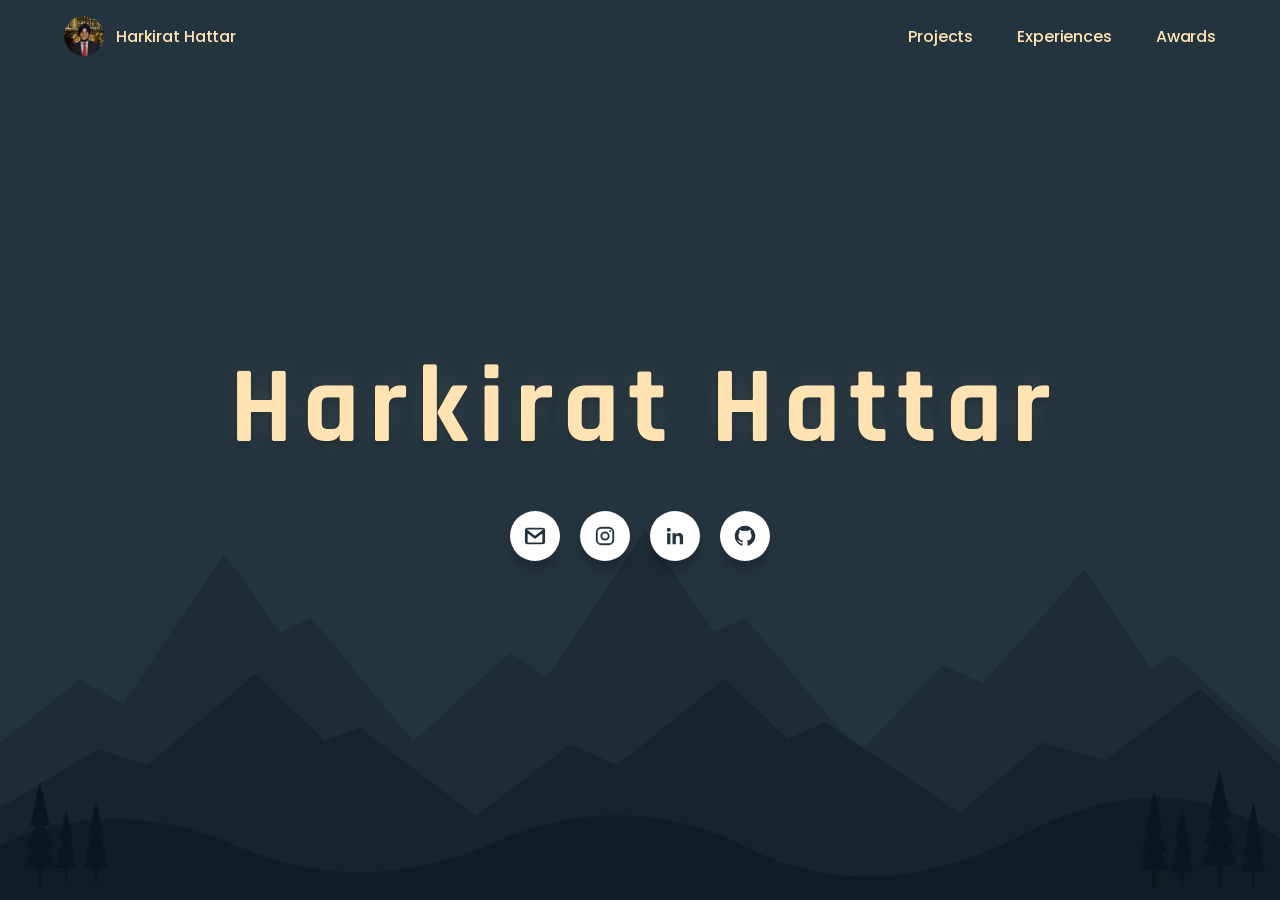
<file: index.html>
﻿<!DOCTYPE html>
<html lang="en">
<head>
  <meta charset="UTF-8">
  <meta name="viewport" content="width=device-width, initial-scale=1">
  <meta name="description" content="Harkirat Hattar - a seaside homepage beneath the rain.">
  <title>Harkirat Hattar | Home</title>
  <link href="https://fonts.googleapis.com/css2?family=Poppins:wght@400;500;600&family=Rajdhani:wght@400;600;700&display=swap" rel="stylesheet">
  <link rel="stylesheet" href="./style.css">
  <script src="./script.js" defer></script>
</head>
<body class="back-row-toggle" id="home">
  <div class="rain front-row" aria-hidden="true"></div>
  <div class="rain back-row" aria-hidden="true"></div>
  <svg class="landscape" viewBox="0 0 1440 360" preserveAspectRatio="none" aria-hidden="true" focusable="false">
    <defs><symbol id="pine" viewBox="0 0 40 100"><path d="M18 100V82H2L11 65H4L15 44H9L20 4L31 44H25L36 65H29L38 82H22V100Z" /></symbol></defs>
    <path class="mountains-distant" d="M0 220L90 164L138 186L252 52L315 122L350 109L465 219L574 140L615 162L726 32L803 121L839 110L967 229L1061 151L1106 167L1220 66L1295 155L1321 142L1440 227V360H0Z" />
    <path class="mountains-near" d="M0 278L110 226L166 240L287 159L365 218L405 207L535 285L641 222L695 240L815 163L886 217L928 202L1080 283L1172 220L1243 236L1350 172L1440 240V360H0Z" />
    <path class="foothills" d="M0 311Q125 264 267 312T556 309T843 314T1150 302T1440 306V360H0Z" />
    <g class="trees">
      <use href="#pine" x="25" y="245" width="40" height="110" /><use href="#pine" x="61" y="272" width="27" height="76" /><use href="#pine" x="93" y="263" width="30" height="88" />
      <use href="#pine" x="1280" y="252" width="36" height="104" /><use href="#pine" x="1315" y="268" width="30" height="87" /><use href="#pine" x="1350" y="230" width="44" height="128" /><use href="#pine" x="1394" y="263" width="32" height="93" />
    </g>
  </svg>

  <header>
    <div class="nav-brand">
      <a class="nav-portrait" href="./index.html" aria-label="Home">
        <img class="logo" src="./harkirat-hattar.jpg" alt="Harkirat Hattar" width="40" height="40">
      </a>
      <a class="nav-name" href="./index.html">Harkirat Hattar</a>
    </div>
    <button class="icons" type="button" aria-label="Open navigation" aria-controls="main-navigation" aria-expanded="false"><span id="menu-icon" aria-hidden="true">&#9776;</span><span id="close-icon" aria-hidden="true">&#215;</span></button>
    <nav class="navbar" id="main-navigation" aria-label="Main navigation">
      <a href="./about.html#projects" class="nav-item" style="--i: 0">Projects</a>
      <a href="./about.html#experiences" class="nav-item" style="--i: 1">Experiences</a>
      <a href="./about.html#awards" class="nav-item" style="--i: 2">Awards</a>
    </nav>
  </header>

  <main class="content">
    <!-- Title typography adapted from Justin Linwood Ross's AUTUMN title card. -->
    <h1 data-text="Harkirat Hattar">Harkirat Hattar</h1>
    <ul class="socials" aria-label="Social links">
      <li>
        <a class="social-icon gmail" href="mailto:hhattar@ucsd.edu" aria-label="Email hhattar@ucsd.edu">
          <span class="tooltip" aria-hidden="true">Gmail</span>
          <svg viewBox="0 0 24 24" fill="none" stroke="currentColor" stroke-width="2" stroke-linecap="round" stroke-linejoin="round" aria-hidden="true" focusable="false"><rect x="2" y="4" width="20" height="16" rx="2"/><path d="m3 6 9 7 9-7M3 19V7l9 7 9-7v12"/></svg>
        </a>
      </li>
      <li>
        <a class="social-icon instagram" href="https://www.instagram.com/harkirathattar/" target="_blank" rel="noopener noreferrer" aria-label="Instagram (opens in a new tab)">
          <span class="tooltip" aria-hidden="true">Instagram</span>
          <svg viewBox="0 0 24 24" fill="none" stroke="currentColor" stroke-width="2" aria-hidden="true" focusable="false"><rect x="3" y="3" width="18" height="18" rx="5"/><circle cx="12" cy="12" r="4"/><circle cx="17.5" cy="6.5" r="1" fill="currentColor" stroke="none"/></svg>
        </a>
      </li>
      <li>
        <a class="social-icon linkedin" href="https://www.linkedin.com/in/harkirath135/" target="_blank" rel="noopener noreferrer" aria-label="LinkedIn (opens in a new tab)">
          <span class="tooltip" aria-hidden="true">LinkedIn</span>
          <svg viewBox="0 0 24 24" fill="currentColor" aria-hidden="true" focusable="false"><path d="M5.2 3a2.2 2.2 0 1 0 0 4.4 2.2 2.2 0 0 0 0-4.4ZM3.4 9h3.6v12H3.4V9Zm5.9 0h3.5v1.6h.1c.5-.9 1.7-1.9 3.5-1.9 3.7 0 4.4 2.4 4.4 5.5V21h-3.6v-6c0-1.4 0-3.2-2-3.2s-2.3 1.5-2.3 3.1V21H9.3V9Z"/></svg>
        </a>
      </li>
      <li>
        <a class="social-icon github" href="https://github.com/Harkirat47" target="_blank" rel="noopener noreferrer" aria-label="GitHub (opens in a new tab)">
          <span class="tooltip" aria-hidden="true">GitHub</span>
          <svg viewBox="0 0 24 24" fill="currentColor" aria-hidden="true" focusable="false"><path d="M12 .8a11.2 11.2 0 0 0-3.54 21.83c.56.1.77-.24.77-.54v-2.08c-3.13.68-3.79-1.33-3.79-1.33-.51-1.3-1.25-1.65-1.25-1.65-1.02-.7.08-.69.08-.69 1.13.08 1.73 1.16 1.73 1.16 1 1.72 2.63 1.22 3.27.93.1-.72.39-1.22.71-1.5-2.5-.28-5.13-1.25-5.13-5.57 0-1.23.44-2.23 1.16-3.01-.12-.28-.5-1.43.11-2.97 0 0 .95-.3 3.08 1.15a10.7 10.7 0 0 1 5.6 0c2.14-1.45 3.08-1.15 3.08-1.15.61 1.54.23 2.69.11 2.97.72.78 1.16 1.78 1.16 3.01 0 4.33-2.63 5.28-5.14 5.56.4.35.76 1.03.76 2.08v3.09c0 .3.2.65.78.54A11.2 11.2 0 0 0 12 .8Z"/></svg>
        </a>
      </li>
    </ul>
  </main>

</body>
</html>
</file>
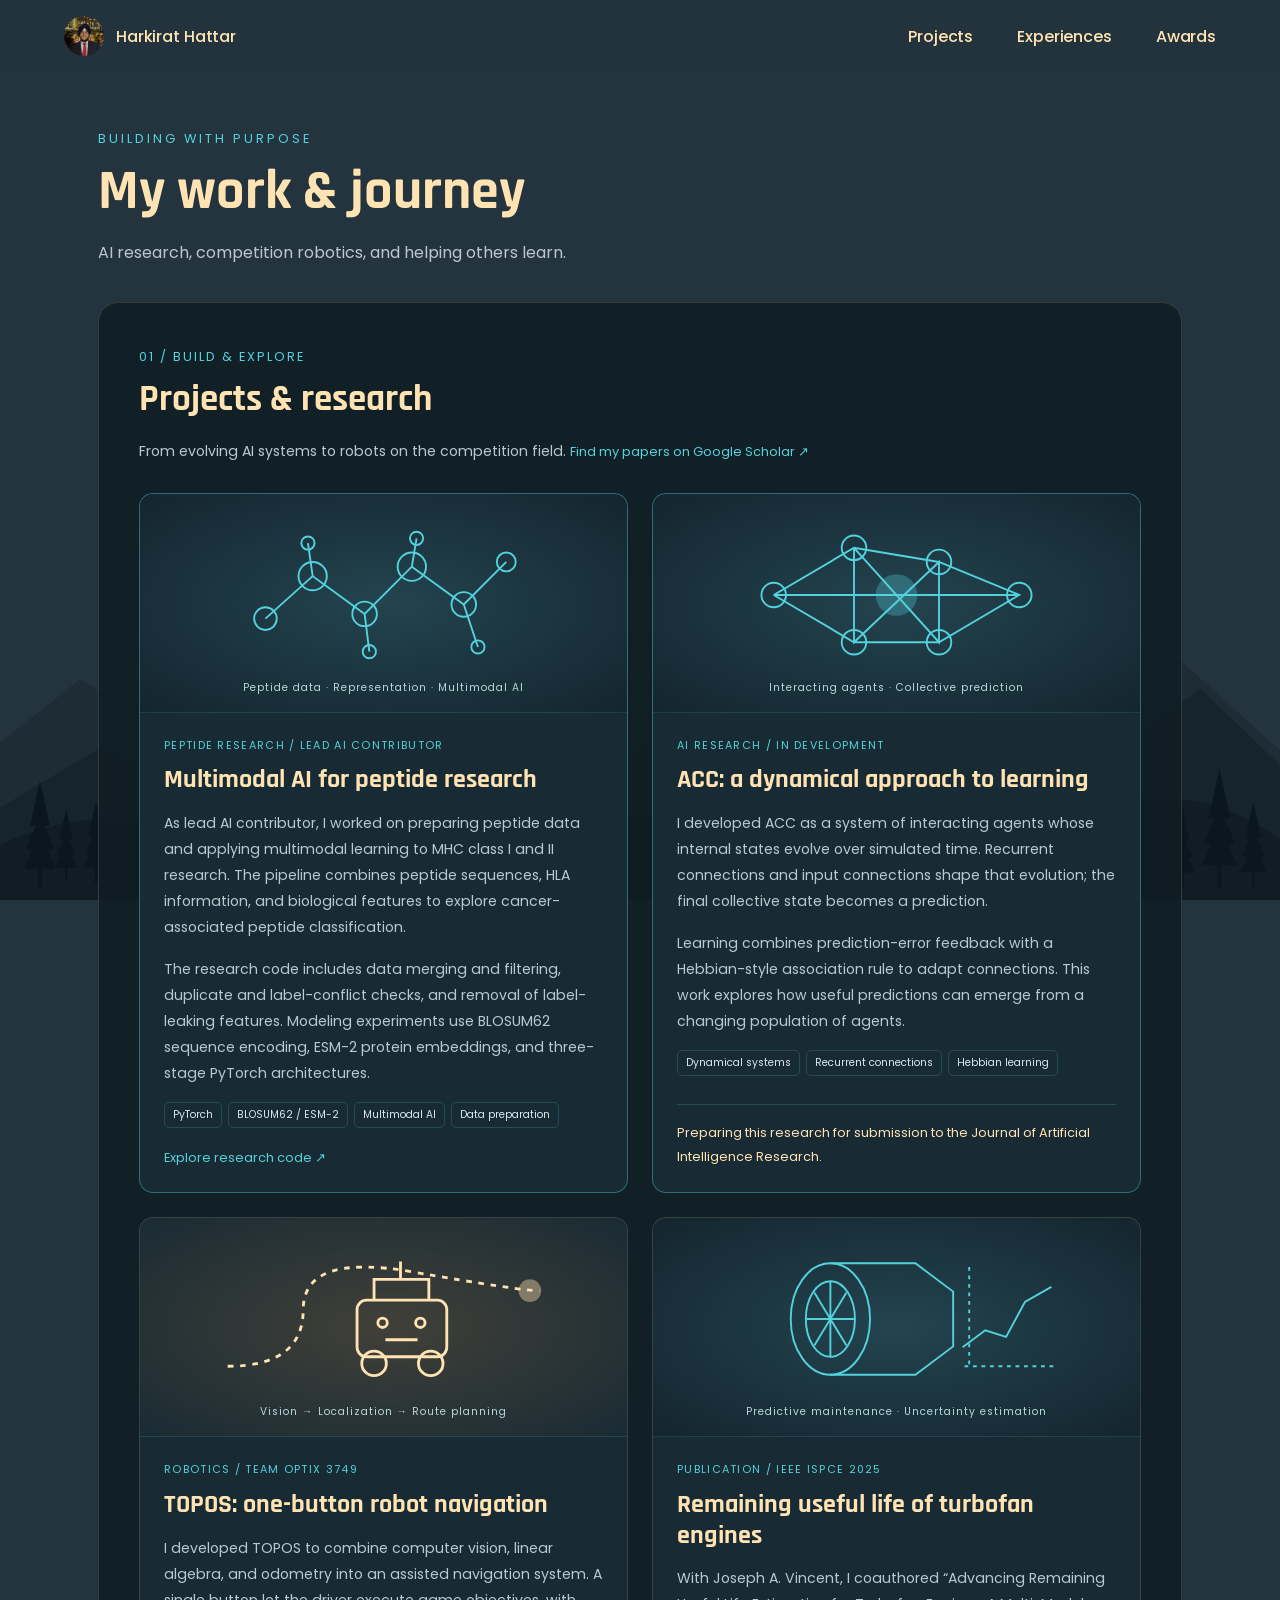
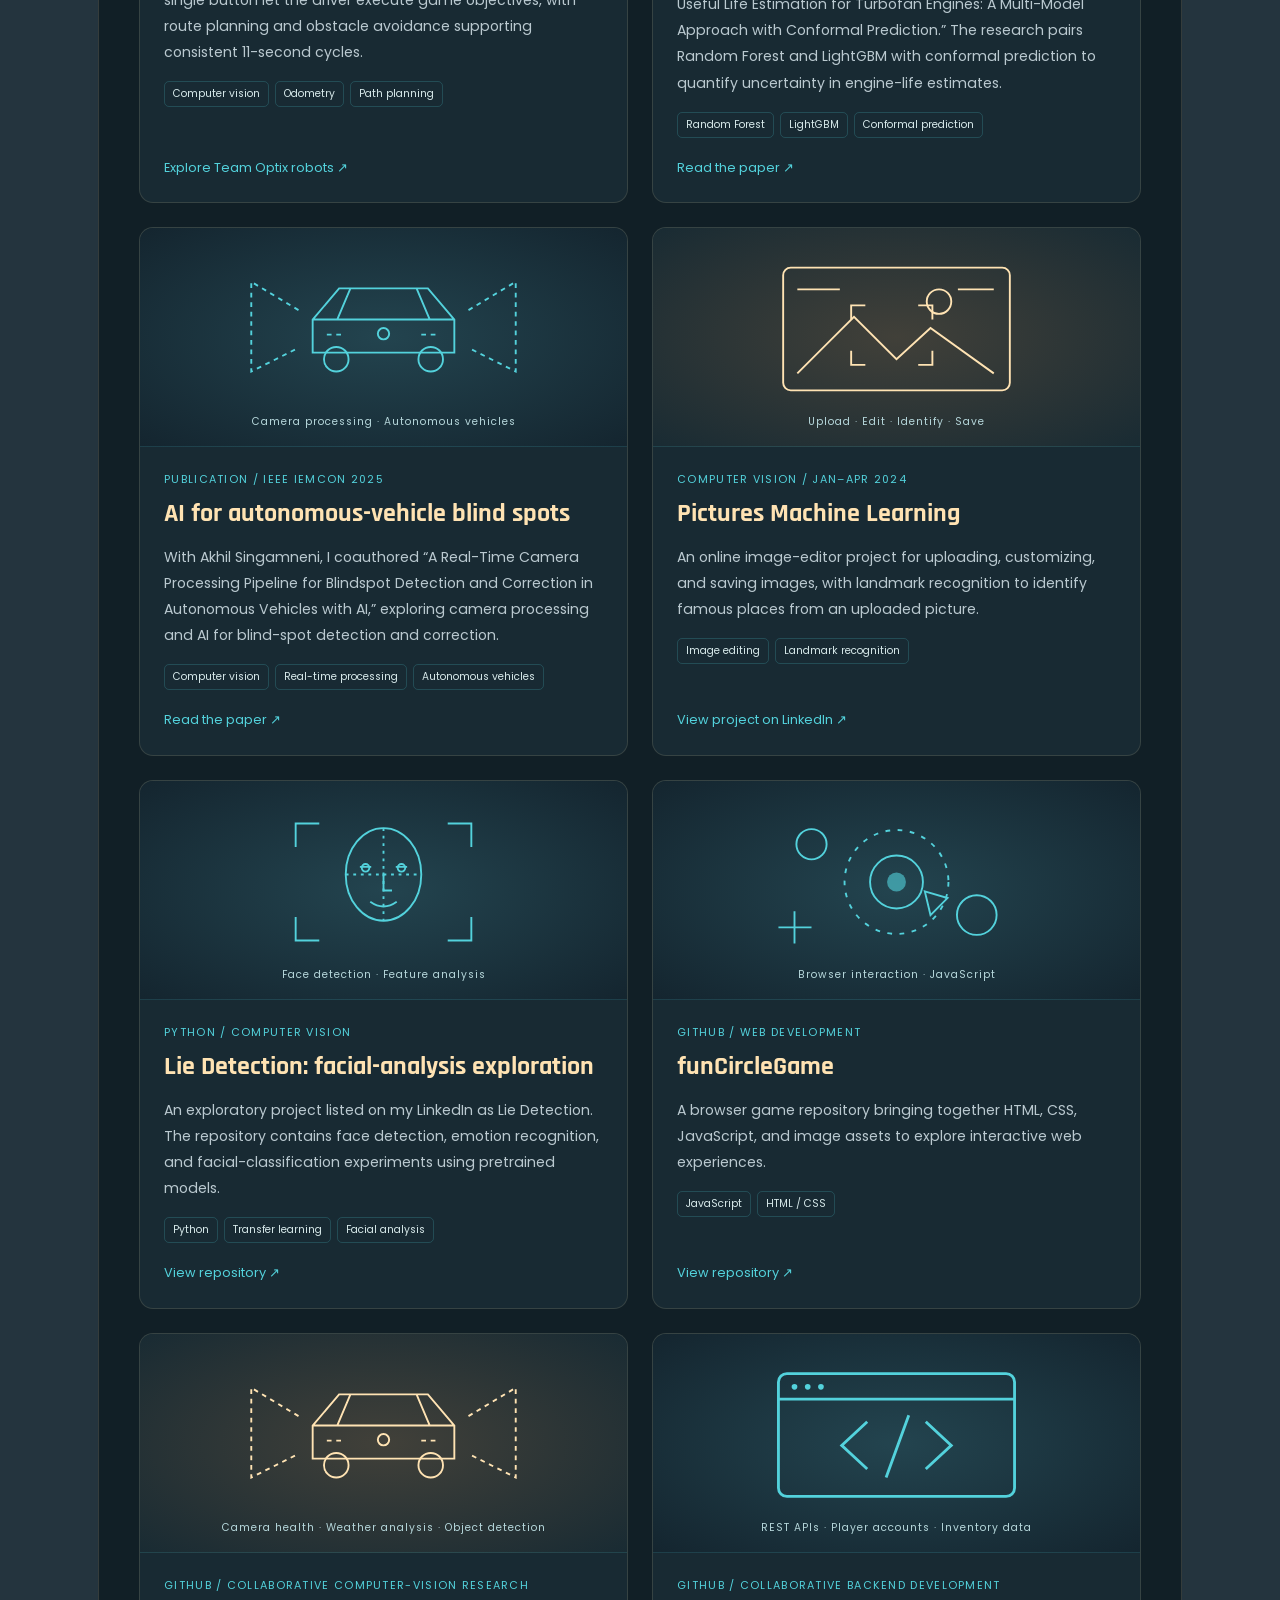
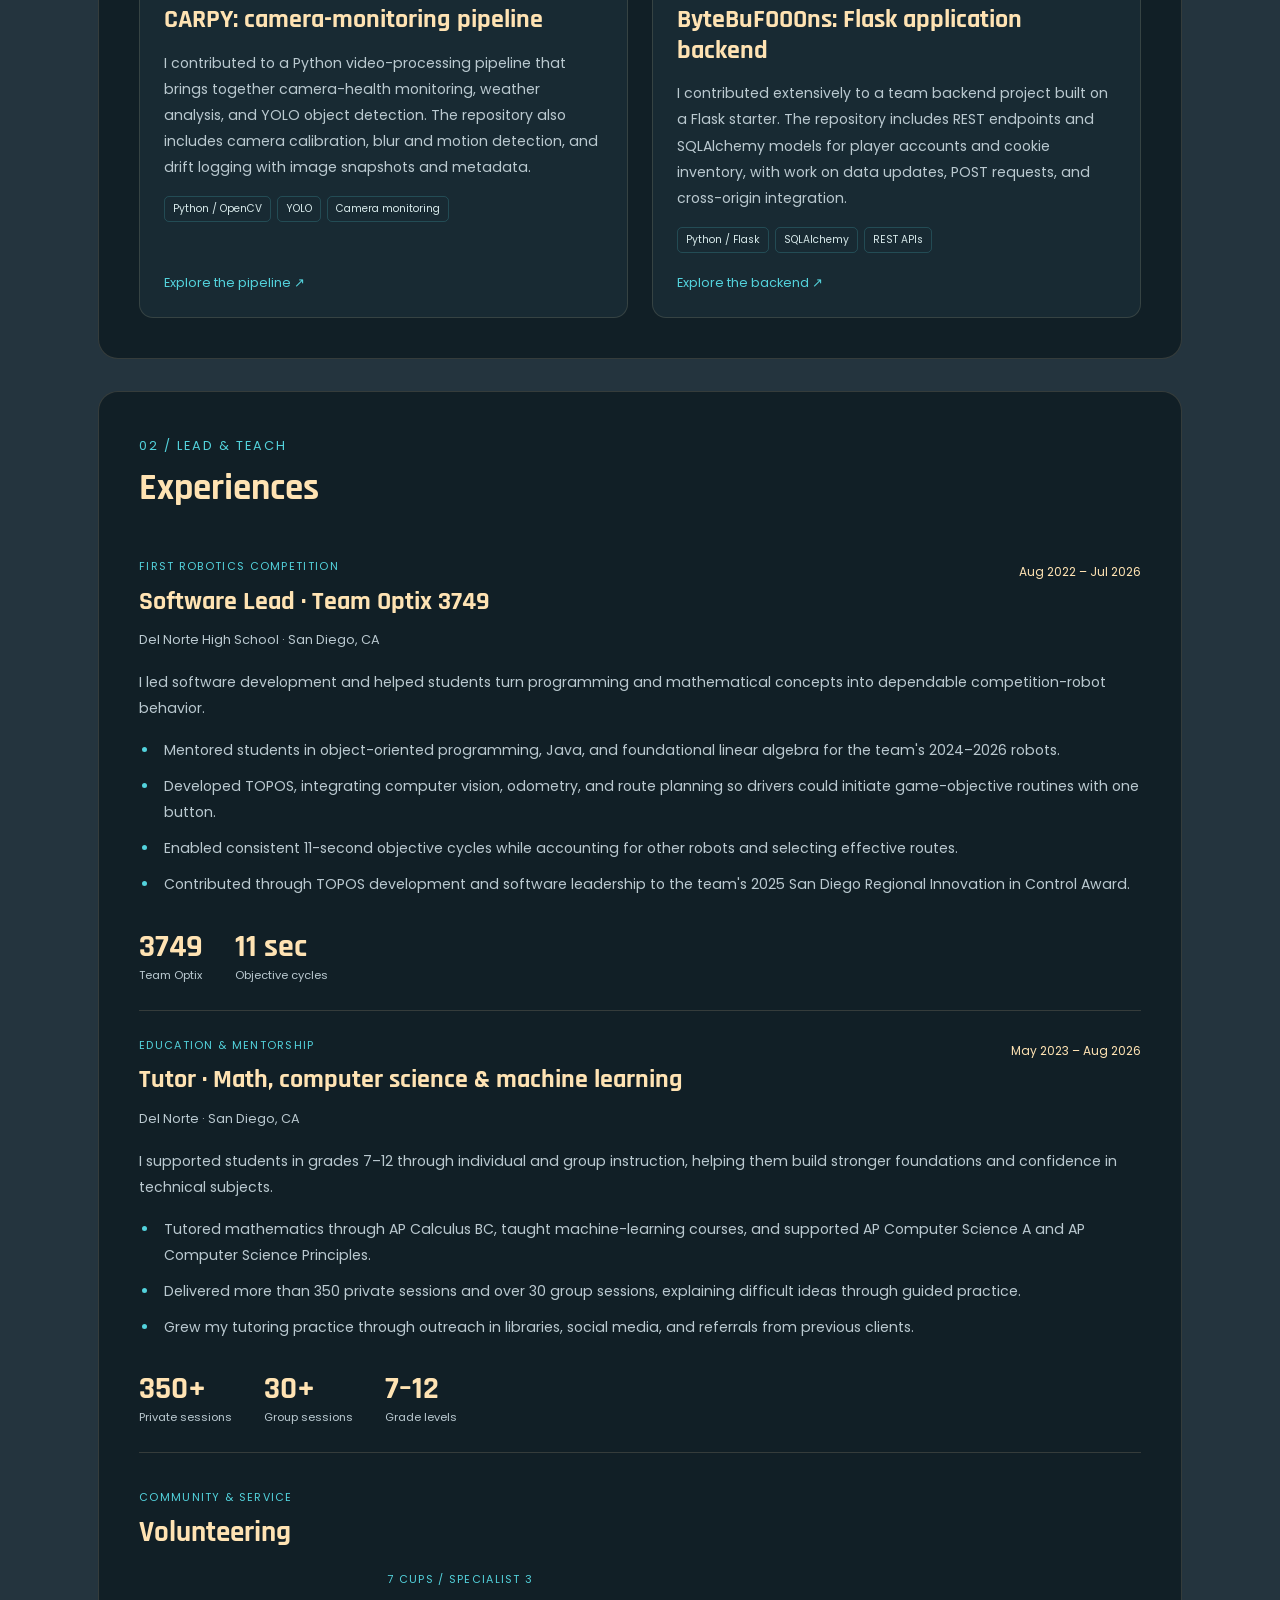
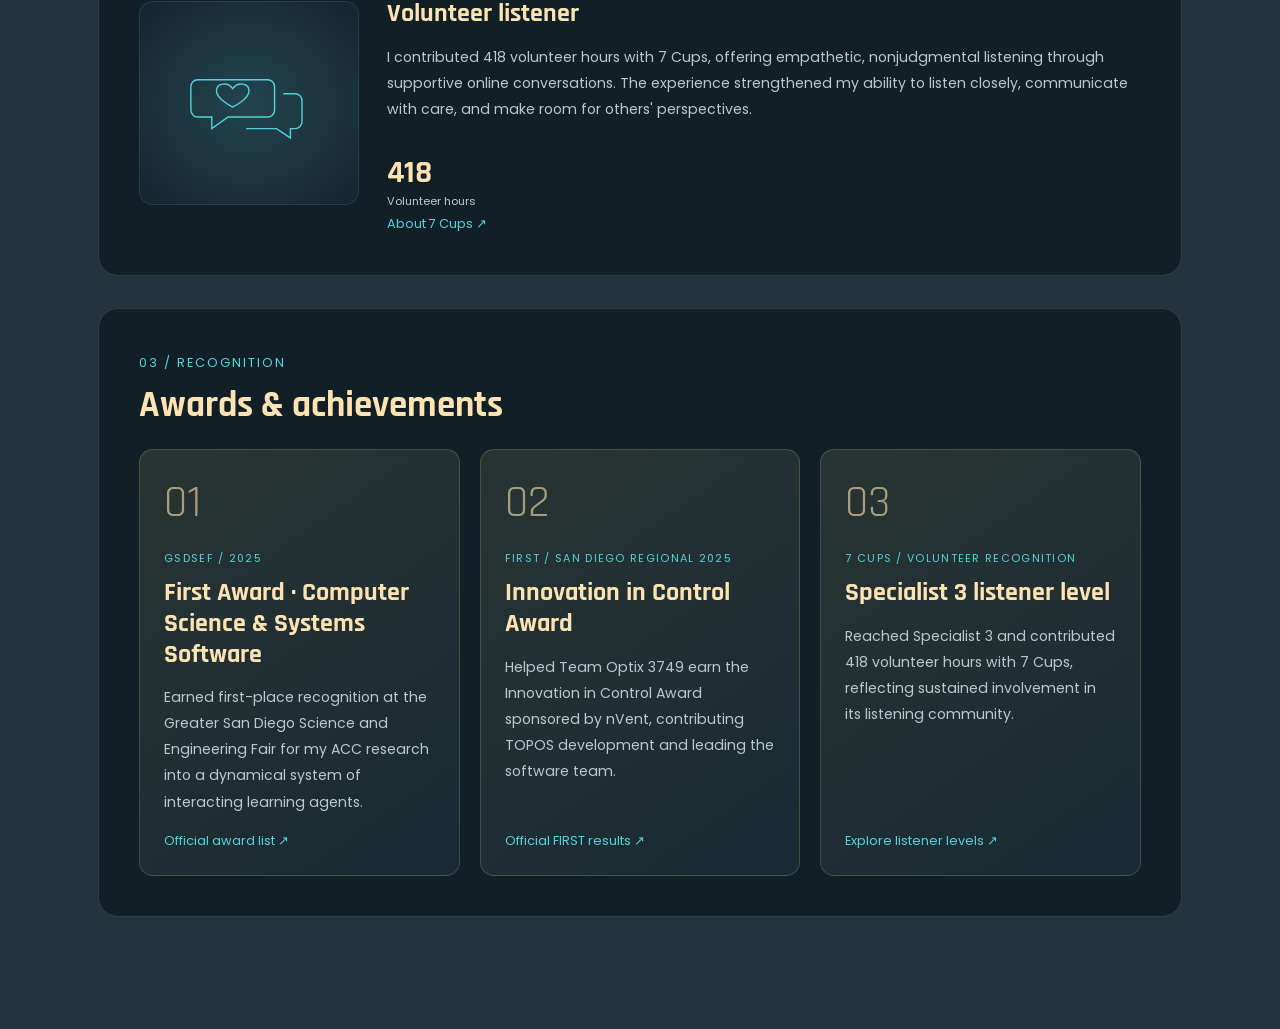
<file: about.html>
﻿<!DOCTYPE html>
<html lang="en">
<head>
  <meta charset="UTF-8">
  <meta name="viewport" content="width=device-width, initial-scale=1">
  <meta name="description" content="Explore Harkirat Hattar's projects, experiences, and awards.">
  <title>Harkirat Hattar | About</title>
  <link href="https://fonts.googleapis.com/css2?family=Poppins:wght@400;500;600&family=Rajdhani:wght@400;600;700&display=swap" rel="stylesheet">
  <link rel="stylesheet" href="./style.css">
  <script src="./script.js" defer></script>
</head>
<body class="back-row-toggle about-page">
  <div class="rain front-row" aria-hidden="true"></div>
  <div class="rain back-row" aria-hidden="true"></div>
  <svg class="landscape" viewBox="0 0 1440 360" preserveAspectRatio="none" aria-hidden="true" focusable="false">
    <defs><symbol id="pine" viewBox="0 0 40 100"><path d="M18 100V82H2L11 65H4L15 44H9L20 4L31 44H25L36 65H29L38 82H22V100Z" /></symbol></defs>
    <path class="mountains-distant" d="M0 220L90 164L138 186L252 52L315 122L350 109L465 219L574 140L615 162L726 32L803 121L839 110L967 229L1061 151L1106 167L1220 66L1295 155L1321 142L1440 227V360H0Z" />
    <path class="mountains-near" d="M0 278L110 226L166 240L287 159L365 218L405 207L535 285L641 222L695 240L815 163L886 217L928 202L1080 283L1172 220L1243 236L1350 172L1440 240V360H0Z" />
    <path class="foothills" d="M0 311Q125 264 267 312T556 309T843 314T1150 302T1440 306V360H0Z" />
    <g class="trees">
      <use href="#pine" x="25" y="245" width="40" height="110" /><use href="#pine" x="61" y="272" width="27" height="76" /><use href="#pine" x="93" y="263" width="30" height="88" />
      <use href="#pine" x="1280" y="252" width="36" height="104" /><use href="#pine" x="1315" y="268" width="30" height="87" /><use href="#pine" x="1350" y="230" width="44" height="128" /><use href="#pine" x="1394" y="263" width="32" height="93" />
    </g>
  </svg>

  <header>
    <div class="nav-brand">
      <a class="nav-portrait" href="./index.html" aria-label="Home">
        <img class="logo" src="./harkirat-hattar.jpg" alt="Harkirat Hattar" width="40" height="40">
      </a>
      <a class="nav-name" href="./index.html">Harkirat Hattar</a>
    </div>
    <button class="icons" type="button" aria-label="Open navigation" aria-controls="main-navigation" aria-expanded="false"><span id="menu-icon" aria-hidden="true">&#9776;</span><span id="close-icon" aria-hidden="true">&#215;</span></button>
    <nav class="navbar" id="main-navigation" aria-label="Main navigation">
      <a href="./about.html#projects" class="nav-item" style="--i: 0">Projects</a>
      <a href="./about.html#experiences" class="nav-item" style="--i: 1">Experiences</a>
      <a href="./about.html#awards" class="nav-item" style="--i: 2">Awards</a>
    </nav>
  </header>

  <main class="about-layout">
    <svg class="art-library" xmlns="http://www.w3.org/2000/svg" aria-hidden="true" focusable="false">
      <defs>
        <symbol id="art-peptide" viewBox="0 0 400 180"><g fill="none" stroke="currentColor" stroke-width="2"><path d="M75 115 125 70 180 110 230 60 285 100 330 55M125 70l-5-35M180 110l5 40M230 60l5-30M285 100l15 45"/><circle cx="75" cy="115" r="12"/><circle cx="125" cy="70" r="15"/><circle cx="180" cy="110" r="13"/><circle cx="230" cy="60" r="15"/><circle cx="285" cy="100" r="13"/><circle cx="330" cy="55" r="10"/><circle cx="120" cy="35" r="7"/><circle cx="185" cy="150" r="7"/><circle cx="235" cy="30" r="7"/><circle cx="300" cy="145" r="7"/></g></symbol>
        <symbol id="art-car" viewBox="0 0 400 180"><g fill="none" stroke="currentColor" stroke-width="2"><path d="M125 115V80l28-33h94l28 33v35zM125 80h150M165 47l-14 33M235 47l14 33"/><circle cx="150" cy="122" r="13"/><circle cx="250" cy="122" r="13"/><path d="M140 96h20M240 96h20M110 70 60 40v95l50-25M290 70l50-30v95l-50-25" stroke-dasharray="5 5"/><circle cx="200" cy="95" r="6"/></g></symbol>
        <symbol id="art-agents" viewBox="0 0 400 180"><g fill="none" stroke="currentColor" stroke-width="2"><path d="M70 90 155 40 245 55 330 90 245 140 155 140 70 90M155 40 155 140 245 55 245 140 155 40M70 90 330 90"/><circle cx="70" cy="90" r="13"/><circle cx="155" cy="40" r="13"/><circle cx="245" cy="55" r="13"/><circle cx="330" cy="90" r="13"/><circle cx="155" cy="140" r="13"/><circle cx="245" cy="140" r="13"/></g><circle cx="200" cy="90" r="22" fill="currentColor" opacity=".3"/></symbol>
        <symbol id="art-robot" viewBox="0 0 400 180"><g fill="none" stroke="currentColor" stroke-width="3"><path stroke-dasharray="6 7" d="M35 140Q115 140 115 80T230 40T365 60"/><rect x="172" y="70" width="95" height="60" rx="10"/><path d="M190 70V48h58v22M218 48V29"/><circle cx="190" cy="137" r="13"/><circle cx="250" cy="137" r="13"/><circle cx="199" cy="94" r="5"/><circle cx="239" cy="94" r="5"/><path d="M202 112h34"/></g><circle cx="355" cy="60" r="12" fill="currentColor" opacity=".4"/></symbol>
        <symbol id="art-engine" viewBox="0 0 400 180"><g fill="none" stroke="currentColor" stroke-width="2"><ellipse cx="130" cy="90" rx="42" ry="59"/><ellipse cx="130" cy="90" rx="26" ry="40"/><path d="M130 31h90l40 30v58l-40 30h-90M130 50v80M105 90h50M113 62l34 56M147 62l-34 56M270 120l24-18 22 7 20-37 28-16"/><path stroke-dasharray="4 5" d="M272 140h95M277 35v108"/></g></symbol>
        <symbol id="art-image" viewBox="0 0 400 180"><g fill="none" stroke="currentColor" stroke-width="2"><rect x="80" y="25" width="240" height="130" rx="8"/><path d="m95 137 60-60 45 45 36-33 67 48M95 48h45M265 48h38"/><circle cx="245" cy="61" r="13"/><path d="M167 65h-15v15M223 65h15v15M152 113v15h15M238 113v15h-15"/></g></symbol>
        <symbol id="art-face" viewBox="0 0 400 180"><g fill="none" stroke="currentColor" stroke-width="2"><path d="M132 28h-25v25M268 28h25v25M107 127v25h25M293 127v25h-25"/><ellipse cx="200" cy="82" rx="40" ry="49"/><path d="M175 74h12M213 74h12M200 80v19h9M186 111q14 10 28 0"/><circle cx="181" cy="75" r="4"/><circle cx="219" cy="75" r="4"/><path stroke-dasharray="3 5" d="M160 82h80M200 33v98"/></g></symbol>
        <symbol id="art-game" viewBox="0 0 400 180"><g fill="none" stroke="currentColor" stroke-width="2"><circle cx="200" cy="90" r="55" stroke-dasharray="5 8"/><circle cx="200" cy="90" r="28"/><circle cx="110" cy="50" r="16"/><circle cx="285" cy="125" r="21"/><path d="m230 100 24 7-18 18zM75 138h35M92 121v34"/></g><circle cx="200" cy="90" r="10" fill="currentColor" opacity=".6"/></symbol>
        <symbol id="art-code" viewBox="0 0 400 180"><g fill="none" stroke="currentColor" stroke-width="3"><rect x="75" y="25" width="250" height="130" rx="9"/><path d="M75 52h250m-156 24-27 25 27 25m62-50 27 25-27 25m-18-57-24 66"/></g><g fill="currentColor"><circle cx="92" cy="39" r="3"/><circle cx="106" cy="39" r="3"/><circle cx="120" cy="39" r="3"/></g></symbol>
        <symbol id="art-support" viewBox="0 0 400 180"><g fill="none" stroke="currentColor" stroke-width="3"><path d="M90 40h150a15 15 0 0 1 15 15v50a15 15 0 0 1-15 15h-85l-35 25v-25H90a15 15 0 0 1-15-15V55a15 15 0 0 1 15-15Z"/><path d="M274 70h25a15 15 0 0 1 15 15v45a15 15 0 0 1-15 15h-10v20l-30-20h-65"/><path d="M165 99s-35-18-35-35c0-17 24-20 35-5 11-15 35-12 35 5 0 17-35 35-35 35Z"/></g></symbol>
      </defs>
    </svg>
    <div class="about-sections">
      <div class="about-intro"><p>Building with purpose</p><h1>My work &amp; journey</h1><div class="intro-summary">AI research, competition robotics, and helping others learn.</div></div>
      <section class="about-section" id="projects" aria-labelledby="projects-heading">
        <span class="section-number">01 / BUILD &amp; EXPLORE</span><h2 id="projects-heading">Projects &amp; research</h2>
        <p class="section-intro">From evolving AI systems to robots on the competition field. <a class="card-link" href="https://scholar.google.com/scholar?hl=en&amp;as_sdt=0%2C5&amp;q=Harkirat+Hattar&amp;oq=" target="_blank" rel="noopener noreferrer">Find my papers on Google Scholar ↗</a></p>
        <div class="project-grid">
          <article class="project-card featured-project">
            <div class="project-art"><svg aria-hidden="true"><use href="#art-peptide"/></svg><span>Peptide data · Representation · Multimodal AI</span></div>
            <div class="card-body"><span class="card-kicker">Peptide research / Lead AI contributor</span><h3>Multimodal AI for peptide research</h3><p>As lead AI contributor, I worked on preparing peptide data and applying multimodal learning to MHC class I and II research. The pipeline combines peptide sequences, HLA information, and biological features to explore cancer-associated peptide classification.</p><p>The research code includes data merging and filtering, duplicate and label-conflict checks, and removal of label-leaking features. Modeling experiments use BLOSUM62 sequence encoding, ESM-2 protein embeddings, and three-stage PyTorch architectures.</p><div class="tags"><span>PyTorch</span><span>BLOSUM62 / ESM-2</span><span>Multimodal AI</span><span>Data preparation</span></div><a class="card-link" href="https://github.com/Peptidereaserch/Peptides" target="_blank" rel="noopener noreferrer">Explore research code ↗</a></div>
          </article>
          <article class="project-card featured-project">
            <div class="project-art"><svg aria-hidden="true"><use href="#art-agents"/></svg><span>Interacting agents · Collective prediction</span></div>
            <div class="card-body"><span class="card-kicker">AI research / In development</span><h3>ACC: a dynamical approach to learning</h3><p>I developed ACC as a system of interacting agents whose internal states evolve over simulated time. Recurrent connections and input connections shape that evolution; the final collective state becomes a prediction.</p><p>Learning combines prediction-error feedback with a Hebbian-style association rule to adapt connections. This work explores how useful predictions can emerge from a changing population of agents.</p><div class="tags"><span>Dynamical systems</span><span>Recurrent connections</span><span>Hebbian learning</span></div><p class="research-status">Preparing this research for submission to the Journal of Artificial Intelligence Research.</p></div>
          </article>
          <article class="project-card">
            <div class="project-art"><svg aria-hidden="true"><use href="#art-robot"/></svg><span>Vision → Localization → Route planning</span></div>
            <div class="card-body"><span class="card-kicker">Robotics / Team Optix 3749</span><h3>TOPOS: one-button robot navigation</h3><p>I developed TOPOS to combine computer vision, linear algebra, and odometry into an assisted navigation system. A single button let the driver execute game objectives, with route planning and obstacle avoidance supporting consistent 11-second cycles.</p><div class="tags"><span>Computer vision</span><span>Odometry</span><span>Path planning</span></div><a class="card-link" href="https://www.team3749.com/projects-6" target="_blank" rel="noopener noreferrer">Explore Team Optix robots ↗</a></div>
          </article>
          <article class="project-card">
            <div class="project-art"><svg aria-hidden="true"><use href="#art-engine"/></svg><span>Predictive maintenance · Uncertainty estimation</span></div>
            <div class="card-body"><span class="card-kicker">Publication / IEEE ISPCE 2025</span><h3>Remaining useful life of turbofan engines</h3><p>With Joseph A. Vincent, I coauthored “Advancing Remaining Useful Life Estimation for Turbofan Engines: A Multi-Model Approach with Conformal Prediction.” The research pairs Random Forest and LightGBM with conformal prediction to quantify uncertainty in engine-life estimates.</p><div class="tags"><span>Random Forest</span><span>LightGBM</span><span>Conformal prediction</span></div><a class="card-link" href="https://doi.org/10.1109/ISPCE64260.2025.11044907" target="_blank" rel="noopener noreferrer">Read the paper ↗</a></div>
          </article>
          <article class="project-card">
            <div class="project-art"><svg aria-hidden="true"><use href="#art-car"/></svg><span>Camera processing · Autonomous vehicles</span></div>
            <div class="card-body"><span class="card-kicker">Publication / IEEE IEMCON 2025</span><h3>AI for autonomous-vehicle blind spots</h3><p>With Akhil Singamneni, I coauthored “A Real-Time Camera Processing Pipeline for Blindspot Detection and Correction in Autonomous Vehicles with AI,” exploring camera processing and AI for blind-spot detection and correction.</p><div class="tags"><span>Computer vision</span><span>Real-time processing</span><span>Autonomous vehicles</span></div><a class="card-link" href="https://doi.org/10.1109/IEMCON67450.2025.11381250" target="_blank" rel="noopener noreferrer">Read the paper ↗</a></div>
          </article>
          <article class="project-card">
            <div class="project-art"><svg aria-hidden="true"><use href="#art-image"/></svg><span>Upload · Edit · Identify · Save</span></div>
            <div class="card-body"><span class="card-kicker">Computer vision / Jan–Apr 2024</span><h3>Pictures Machine Learning</h3><p>An online image-editor project for uploading, customizing, and saving images, with landmark recognition to identify famous places from an uploaded picture.</p><div class="tags"><span>Image editing</span><span>Landmark recognition</span></div><a class="card-link" href="https://www.linkedin.com/in/harkirath135/" target="_blank" rel="noopener noreferrer">View project on LinkedIn ↗</a></div>
          </article>
          <article class="project-card">
            <div class="project-art"><svg aria-hidden="true"><use href="#art-face"/></svg><span>Face detection · Feature analysis</span></div>
            <div class="card-body"><span class="card-kicker">Python / Computer vision</span><h3>Lie Detection: facial-analysis exploration</h3><p>An exploratory project listed on my LinkedIn as Lie Detection. The repository contains face detection, emotion recognition, and facial-classification experiments using pretrained models.</p><div class="tags"><span>Python</span><span>Transfer learning</span><span>Facial analysis</span></div><a class="card-link" href="https://github.com/Harkirat47/Lie-Detection" target="_blank" rel="noopener noreferrer">View repository ↗</a></div>
          </article>
          <article class="project-card">
            <div class="project-art"><svg aria-hidden="true"><use href="#art-game"/></svg><span>Browser interaction · JavaScript</span></div>
            <div class="card-body"><span class="card-kicker">GitHub / Web development</span><h3>funCircleGame</h3><p>A browser game repository bringing together HTML, CSS, JavaScript, and image assets to explore interactive web experiences.</p><div class="tags"><span>JavaScript</span><span>HTML / CSS</span></div><a class="card-link" href="https://github.com/Harkirat47/funCircleGame" target="_blank" rel="noopener noreferrer">View repository ↗</a></div>
          </article>
          <article class="project-card">
            <div class="project-art"><svg aria-hidden="true"><use href="#art-car"/></svg><span>Camera health · Weather analysis · Object detection</span></div>
            <div class="card-body"><span class="card-kicker">GitHub / Collaborative computer-vision research</span><h3>CARPY: camera-monitoring pipeline</h3><p>I contributed to a Python video-processing pipeline that brings together camera-health monitoring, weather analysis, and YOLO object detection. The repository also includes camera calibration, blur and motion detection, and drift logging with image snapshots and metadata.</p><div class="tags"><span>Python / OpenCV</span><span>YOLO</span><span>Camera monitoring</span></div><a class="card-link" href="https://github.com/Harkirat47/CARPY" target="_blank" rel="noopener noreferrer">Explore the pipeline ↗</a></div>
          </article>
          <article class="project-card">
            <div class="project-art"><svg aria-hidden="true"><use href="#art-code"/></svg><span>REST APIs · Player accounts · Inventory data</span></div>
            <div class="card-body"><span class="card-kicker">GitHub / Collaborative backend development</span><h3>ByteBuFOOOns: Flask application backend</h3><p>I contributed extensively to a team backend project built on a Flask starter. The repository includes REST endpoints and SQLAlchemy models for player accounts and cookie inventory, with work on data updates, POST requests, and cross-origin integration.</p><div class="tags"><span>Python / Flask</span><span>SQLAlchemy</span><span>REST APIs</span></div><a class="card-link" href="https://github.com/Harkirat47/ByteBuFOOOns" target="_blank" rel="noopener noreferrer">Explore the backend ↗</a></div>
          </article>
        </div>
      </section>
      <section class="about-section" id="experiences" aria-labelledby="experiences-heading">
        <span class="section-number">02 / LEAD &amp; TEACH</span><h2 id="experiences-heading">Experiences</h2>
        <article class="experience-entry"><div class="entry-heading"><div><span class="card-kicker">FIRST Robotics Competition</span><h3>Software Lead · Team Optix 3749</h3><p class="entry-location">Del Norte High School · San Diego, CA</p></div><span class="entry-date">Aug 2022 – Jul 2026</span></div><p>I led software development and helped students turn programming and mathematical concepts into dependable competition-robot behavior.</p><ul class="detail-list"><li>Mentored students in object-oriented programming, Java, and foundational linear algebra for the team's 2024–2026 robots.</li><li>Developed TOPOS, integrating computer vision, odometry, and route planning so drivers could initiate game-objective routines with one button.</li><li>Enabled consistent 11-second objective cycles while accounting for other robots and selecting effective routes.</li><li>Contributed through TOPOS development and software leadership to the team's 2025 San Diego Regional Innovation in Control Award.</li></ul><div class="metric-row"><span><strong>3749</strong>Team Optix</span><span><strong>11 sec</strong>Objective cycles</span></div></article>
        <article class="experience-entry"><div class="entry-heading"><div><span class="card-kicker">Education &amp; mentorship</span><h3>Tutor · Math, computer science &amp; machine learning</h3><p class="entry-location">Del Norte · San Diego, CA</p></div><span class="entry-date">May 2023 – Aug 2026</span></div><p>I supported students in grades 7–12 through individual and group instruction, helping them build stronger foundations and confidence in technical subjects.</p><ul class="detail-list"><li>Tutored mathematics through AP Calculus BC, taught machine-learning courses, and supported AP Computer Science A and AP Computer Science Principles.</li><li>Delivered more than 350 private sessions and over 30 group sessions, explaining difficult ideas through guided practice.</li><li>Grew my tutoring practice through outreach in libraries, social media, and referrals from previous clients.</li></ul><div class="metric-row"><span><strong>350+</strong>Private sessions</span><span><strong>30+</strong>Group sessions</span><span><strong>7–12</strong>Grade levels</span></div></article>
        <div class="volunteer-heading"><span class="card-kicker">Community &amp; service</span><h3>Volunteering</h3></div>
        <article class="volunteer-card"><div class="volunteer-art project-art"><svg aria-hidden="true"><use href="#art-support"/></svg></div><div><span class="card-kicker">7 Cups / Specialist 3</span><h3>Volunteer listener</h3><p>I contributed 418 volunteer hours with 7 Cups, offering empathetic, nonjudgmental listening through supportive online conversations. The experience strengthened my ability to listen closely, communicate with care, and make room for others' perspectives.</p><div class="metric-row"><span><strong>418</strong>Volunteer hours</span></div><a class="card-link" href="https://www.7cups.com/" target="_blank" rel="noopener noreferrer">About 7 Cups ↗</a></div></article>
      </section>
      <section class="about-section" id="awards" aria-labelledby="awards-heading">
        <span class="section-number">03 / RECOGNITION</span><h2 id="awards-heading">Awards &amp; achievements</h2>
        <div class="award-grid">
          <article class="award-card"><span class="award-mark" aria-hidden="true">01</span><span class="card-kicker">GSDSEF / 2025</span><h3>First Award · Computer Science &amp; Systems Software</h3><p>Earned first-place recognition at the Greater San Diego Science and Engineering Fair for my ACC research into a dynamical system of interacting learning agents.</p><a class="card-link" href="https://www.gsdsef.org/sites/default/files/2025%201st%20Awards%20Senior%20Division.pdf" target="_blank" rel="noopener noreferrer">Official award list ↗</a></article>
          <article class="award-card"><span class="award-mark" aria-hidden="true">02</span><span class="card-kicker">FIRST / San Diego Regional 2025</span><h3>Innovation in Control Award</h3><p>Helped Team Optix 3749 earn the Innovation in Control Award sponsored by nVent, contributing TOPOS development and leading the software team.</p><a class="card-link" href="https://frc-events.firstinspires.org/2025/CASD/awards" target="_blank" rel="noopener noreferrer">Official FIRST results ↗</a></article>
          <article class="award-card"><span class="award-mark" aria-hidden="true">03</span><span class="card-kicker">7 Cups / Volunteer recognition</span><h3>Specialist 3 listener level</h3><p>Reached Specialist 3 and contributed 418 volunteer hours with 7 Cups, reflecting sustained involvement in its listening community.</p><a class="card-link" href="https://www.7cups.com/about/faqBadgesCheers.php" target="_blank" rel="noopener noreferrer">Explore listener levels ↗</a></article>
        </div>
      </section>
    </div>
  </main>

</body>
</html>
</file>
<file: style.css>
﻿.rain {
  position: absolute;
  left: 0;
  width: 100%;
  height: 100%;
  z-index: 2;
}

.rain.back-row {
  display: none;
  z-index: 1;
  bottom: 60px;
  opacity: 0.5;
}

body.back-row-toggle .rain.back-row {
  display: block;
}

.drop {
  position: absolute;
  bottom: 100%;
  width: 15px;
  height: 200px;
  pointer-events: none;
  animation: drop 2.2s linear infinite;
}

@keyframes drop {
  0% {
    transform: translateY(0vh);
  }
  75% {
    transform: translateY(90vh);
  }
  100% {
    transform: translateY(90vh);
  }
}

.stem {
  width: 4px;
  height: 80%;
  margin-left: 7px;
  background: linear-gradient(to bottom, rgba(235, 247, 255, 0), rgba(235, 247, 255, 0.95));
  animation: stem 2.2s linear infinite;
}

@keyframes stem {
  0% {
    opacity: 1;
  }
  65% {
    opacity: 1;
  }
  75% {
    opacity: 0;
  }
  100% {
    opacity: 0;
  }
}

header {
  position: fixed;
  top: 0;
  left: 0;
  width: 100%;
  padding: 1rem 5%;
  display: flex;
  justify-content: space-between;
  align-items: center;
  z-index: 5;
}

.logo {
  width: 40px;
}

.nav-item {
  position: relative;
  color: var(--sea-sand);
  font-size: 1rem;
  font-weight: 500;
  line-height: 25px;
  letter-spacing: -0.13px;
  text-decoration: none;
  margin-left: 2.5rem;
  transition: all 0.5s ease;
}

.nav-item:hover {
  color: var(--sea-turquoise);
}

.nav-item::after {
  content: "";
  position: absolute;
  bottom: -0.3rem;
  left: 50%;
  width: 0;
  height: 0.15rem;
  transform: translateX(-50%);
  background-color: var(--sea-turquoise);
  transition: all 0.5s ease;
}

.nav-item:hover:after {
  width: 100%;
}

.icons {
  position: absolute;
  right: 5%;
  font-size: 2.3rem;
  color: var(--sea-sand);
  cursor: pointer;
  display: none;
}

#check {
  display: none;
}

@media (max-width: 900px) {
  header {
    padding: 1.3rem 5%;
  }
}

@media (max-width: 700px) {
  header::before {
    position: absolute;
    content: "";
    inset: 0;
    width: 100%;
    height: 100%;
    background: rgba(38, 100, 142, 0.85);
    backdrop-filter: blur(50px);
    z-index: -1;
  }

  header::after {
    position: absolute;
    content: "";
    top: 0;
    left: -100%;
    width: 100%;
    height: 100%;
    background: linear-gradient(
      90deg,
      transparent,
      rgba(255, 227, 179, 0.4),
      transparent
    );
    transition: 0.8s;
  }

  .icons {
    display: inline-flex;
  }

  header.menu-open .icons #menu-icon {
    display: none;
  }

  .icons #close-icon {
    display: none;
  }

  header.menu-open .icons #close-icon {
    display: block;
  }

  .navbar {
    position: absolute;
    top: 100%;
    left: 0;
    width: 100%;
    height: 0;
    background: rgba(38, 100, 142, 0.85);
    backdrop-filter: blur(50px);
    box-shadow: 0 0.5rem 1rem rgba(38, 100, 142, 0.2);
    overflow: hidden;
    transition: all 0.3s ease;
  }

  header.menu-open .navbar {
    height: 16rem;
  }

  .nav-item {
    display: block;
    font-size: 1.1rem;
    margin: 2rem 0;
    text-align: center;
    transform: translateY(-50px);
    opacity: 0;
    transition: all 0.3s ease;
  }

  .nav-item:hover::after {
    width: auto;
  }

  header.menu-open .navbar a {
    transform: translateY(0);
    opacity: 1;
    transition-delay: calc(0.15s * var(--i));
  }
}

:root { --sea-deep: #26648e; --sea-blue: #4f8fc0; --sea-turquoise: #53d2dc; --sea-sand: #ffe3b3; --neon-primary: var(--sea-turquoise); }
* { box-sizing: border-box; }
html { min-height: 100%; }
body { margin: 0; min-height: 100vh; min-height: 100svh; background: #24343e; color: var(--sea-sand); font-family: "Poppins", sans-serif; }
.rain { position: fixed !important; inset: 0; overflow: hidden; pointer-events: none; }
.rain.back-row { top: -60px; bottom: 60px; }
.content { position: relative; z-index: 4; display: flex; flex-direction: column; align-items: center; justify-content: center; min-height: 100vh; min-height: 100svh; padding: 120px 20px; text-align: center; font-family: "Rajdhani", sans-serif; }
.content h1 { position: relative; max-width: 100%; font-size: clamp(3rem, 8.5vw, 7.5rem); font-weight: 700; letter-spacing: clamp(2px, .9vw, 10px); color: var(--sea-sand); text-shadow: 0 3px 8px rgba(11, 23, 30, .45), 0 0 18px rgba(255, 227, 179, .12); margin: 0; padding-left: clamp(2px, .9vw, 10px); }
.content h1::before { content: attr(data-text); position: absolute; inset: 0; padding-left: inherit; color: var(--sea-sand); text-shadow: -1px 0 #c8ad86; overflow: hidden; clip-path: inset(0 0 100% 0); animation: glitch-anim 3s infinite linear alternate-reverse; }
@keyframes glitch-anim { 0% { clip-path: inset(10% 0 20% 0); transform: translateX(2px); } 5% { clip-path: inset(60% 0 30% 0); transform: translateX(-3px); } 10% { clip-path: inset(30% 0 50% 0); transform: translateX(3px); } 100% { clip-path: inset(90% 0 5% 0); transform: translateX(-2px); } }
a:focus-visible, button:focus-visible { outline: 2px solid var(--neon-primary); outline-offset: 6px; }
.icons { background: transparent; border: 0; padding: 0; line-height: 1; }
.logo { display: block; }
.nav-brand { display: flex; align-items: center; gap: 12px; }
.nav-portrait { display: block; flex-shrink: 0; color: var(--sea-sand); transition: color .3s ease; }
.nav-portrait:hover { color: var(--sea-turquoise); }
.nav-portrait .logo { width: 40px; height: 40px; border-radius: 50%; object-fit: cover; }
.nav-name { position: relative; color: var(--sea-sand); font-size: 1rem; font-weight: 500; line-height: 25px; letter-spacing: -.13px; text-decoration: none; transition: color .3s ease; }
.nav-name:hover { color: var(--sea-turquoise); }
.nav-name::after { content: ""; position: absolute; bottom: -.3rem; left: 50%; width: 0; height: .15rem; transform: translateX(-50%); background: var(--sea-turquoise); transition: width .3s ease; }
.nav-name:hover::after { width: 100%; }
@media (max-width: 360px) { .nav-brand { gap: 8px; } .nav-name { font-size: .85rem; } }
header::after { pointer-events: none; }
@media (max-width: 700px) { header:not(.menu-open) .navbar { visibility: hidden; } header.menu-open .navbar { visibility: visible; } }
@media (prefers-reduced-motion: reduce) { *, *::before, *::after { animation: none !important; transition: none !important; } .rain { display: none !important; } .content h1::before { display: none; } }





/* Quiet, layered mountain silhouettes behind the rain and title. */
.socials { display: flex; justify-content: center; gap: 20px; list-style: none; margin: 32px 0 0; padding: 0; font-family: "Poppins", sans-serif; }
.social-icon { position: relative; display: flex; align-items: center; justify-content: center; width: 50px; height: 50px; border-radius: 50%; background: #fff; color: #24343e; text-decoration: none; box-shadow: 0 10px 10px rgba(0, 0, 0, .18); transition: background .2s ease, color .2s ease, transform .2s ease; }
.social-icon svg { width: 22px; height: 22px; }
.social-icon .tooltip { position: absolute; bottom: calc(100% + 12px); left: 50%; transform: translate(-50%, 8px); padding: 5px 8px; border-radius: 5px; background: var(--social-color); color: #fff; font-size: 14px; opacity: 0; visibility: hidden; pointer-events: none; transition: opacity .2s ease, transform .3s cubic-bezier(.68, -.55, .265, 1.55), visibility .2s ease; }
.social-icon .tooltip::before { content: ""; position: absolute; width: 8px; height: 8px; bottom: -3px; left: 50%; background: inherit; transform: translateX(-50%) rotate(45deg); }
.social-icon.instagram { --social-color: #e4405f; }
.social-icon.gmail { --social-color: #d93025; }
.social-icon.linkedin { --social-color: #0a66c2; }
.social-icon.github { --social-color: #333; }
.social-icon:hover, .social-icon:focus-visible { background: var(--social-color); color: #fff; transform: translateY(-3px); }
.social-icon:hover .tooltip, .social-icon:focus-visible .tooltip { opacity: 1; visibility: visible; transform: translate(-50%, 0); }

.landscape { position: fixed; bottom: 0; left: 0; width: 100%; height: clamp(260px, 45vh, 560px); z-index: 0; pointer-events: none; }
.mountains-distant { fill: #1d2c35; }
.mountains-near { fill: #16242c; }
.foothills { fill: #101d24; }
.trees { fill: #0b171e; }
.about-page header { background: rgba(36, 52, 62, .95); }
.about-layout { position: relative; z-index: 4; display: block; max-width: 1140px; margin: 0 auto; padding: 130px 28px 80px; }
.about-sections { min-width: 0; }
.about-intro { margin-bottom: 36px; }
.about-intro p { margin: 0 0 8px; color: var(--sea-turquoise); font-size: .8rem; letter-spacing: 3px; text-transform: uppercase; }
.about-intro h1 { font-family: "Rajdhani", sans-serif; font-size: clamp(2rem, 5vw, 3.5rem); margin: 0; }
.about-section { scroll-margin-top: 110px; margin-bottom: 32px; padding: clamp(24px, 4vw, 40px); border: 1px solid rgba(255, 227, 179, .15); border-radius: 20px; background: rgba(16, 29, 36, .9); }
.about-section:target { border-color: var(--sea-turquoise); }
.section-number { color: var(--sea-turquoise); font-size: .8rem; letter-spacing: 2px; }
.about-section h2 { font-family: "Rajdhani", sans-serif; font-size: 2.3rem; margin: 8px 0 20px; }
.art-library { position: absolute; width: 0; height: 0; overflow: hidden; }
.intro-summary { color: #bac9d0; margin-top: 12px; line-height: 1.7; }
.section-intro { color: #bac9d0; font-size: .88rem; line-height: 1.8; margin: -4px 0 28px; }
.project-grid { display: grid; grid-template-columns: repeat(2, minmax(0, 1fr)); gap: 24px; }
.project-card { display: flex; flex-direction: column; min-width: 0; overflow: hidden; border: 1px solid rgba(255, 227, 179, .13); border-radius: 14px; background: #182a33; }
.featured-project { border-color: rgba(83, 210, 220, .4); }
.project-art { display: flex; flex-direction: column; align-items: center; justify-content: center; padding: 16px; color: var(--sea-turquoise); background: radial-gradient(ellipse at center, #23444f, #14252f); border-bottom: 1px solid rgba(83, 210, 220, .15); }
.project-art svg { display: block; width: 100%; height: 170px; }
.project-art span { font-size: .65rem; letter-spacing: 1px; color: #b5d6da; text-align: center; }
.project-card:nth-child(3n) .project-art { color: var(--sea-sand); background: radial-gradient(ellipse at center, #414039, #192b33); }
.card-body { display: flex; flex-direction: column; flex: 1; padding: 24px; }
.card-kicker { display: block; color: var(--sea-turquoise); font-size: .68rem; letter-spacing: 1.3px; text-transform: uppercase; line-height: 1.7; }
.project-card h3, .experience-entry h3, .volunteer-card h3, .award-card h3 { font-family: "Rajdhani", sans-serif; font-size: 1.6rem; line-height: 1.2; margin: 10px 0 14px; }
.card-body p, .experience-entry > p, .volunteer-card p, .award-card p { color: #bac9d0; font-size: .88rem; line-height: 1.85; margin: 0 0 16px; }
.tags { display: flex; flex-wrap: wrap; gap: 6px; margin: 0 0 20px; }
.tags span { border: 1px solid rgba(83, 210, 220, .2); border-radius: 5px; padding: 4px 8px; color: #d6e8e9; font-size: .65rem; }
.card-link { display: inline-block; align-self: flex-start; margin-top: auto; color: var(--sea-turquoise); font-size: .8rem; text-decoration: none; line-height: 1.6; }
.card-link:hover { text-decoration: underline; text-underline-offset: 4px; }
.card-body .research-status { margin-top: auto; margin-bottom: 0; padding-top: 16px; border-top: 1px solid rgba(83, 210, 220, .2); font-size: .8rem; color: var(--sea-sand); }
.experience-entry { padding: 26px 0; border-bottom: 1px solid rgba(255, 227, 179, .15); }
.entry-heading { display: flex; justify-content: space-between; gap: 24px; align-items: flex-start; }
.entry-location { margin: 0 0 20px; color: #bac9d0; font-size: .8rem; }
.entry-date { flex-shrink: 0; font-size: .75rem; color: var(--sea-sand); padding-top: 5px; }
.detail-list { padding-left: 20px; color: #bac9d0; font-size: .88rem; line-height: 1.85; }
.detail-list li { margin-bottom: 10px; padding-left: 5px; }
.detail-list li::marker { color: var(--sea-turquoise); }
.metric-row { display: flex; flex-wrap: wrap; gap: 32px; padding-top: 14px; }
.metric-row span { display: flex; flex-direction: column; color: #bac9d0; font-size: .7rem; }
.metric-row strong { font-family: "Rajdhani", sans-serif; font-size: 2rem; color: var(--sea-sand); }
.volunteer-heading { margin-top: 36px; }
.volunteer-heading h3 { font-family: "Rajdhani", sans-serif; font-size: 1.8rem; margin: 6px 0 20px; }
.volunteer-card { display: grid; grid-template-columns: 220px minmax(0, 1fr); align-items: center; gap: 28px; }
.volunteer-art { border-radius: 14px; border: 1px solid rgba(83, 210, 220, .15); }
.award-grid { display: grid; grid-template-columns: repeat(3, minmax(0, 1fr)); gap: 20px; }
.award-card { display: flex; flex-direction: column; padding: 24px; border: 1px solid rgba(255, 227, 179, .18); border-radius: 14px; background: linear-gradient(145deg, #293432, #182a33); }
.award-mark { font-family: "Rajdhani", sans-serif; font-size: 2.8rem; color: var(--sea-sand); opacity: .6; margin-bottom: 18px; }
@media (max-width: 900px) { .award-grid { grid-template-columns: 1fr; } }
@media (max-width: 700px) { .project-grid { grid-template-columns: 1fr; } .entry-heading { flex-direction: column; gap: 0; } .entry-date { margin-bottom: 20px; } .volunteer-card { grid-template-columns: 1fr; } .card-body { padding: 20px; } }
@media (max-width: 700px) { .about-layout { padding: 110px 20px 40px; } .about-section { scroll-margin-top: 100px; } }
@media (max-width: 700px) { .landscape { width: 180%; left: -40%; height: 38vh; } }
</file>
